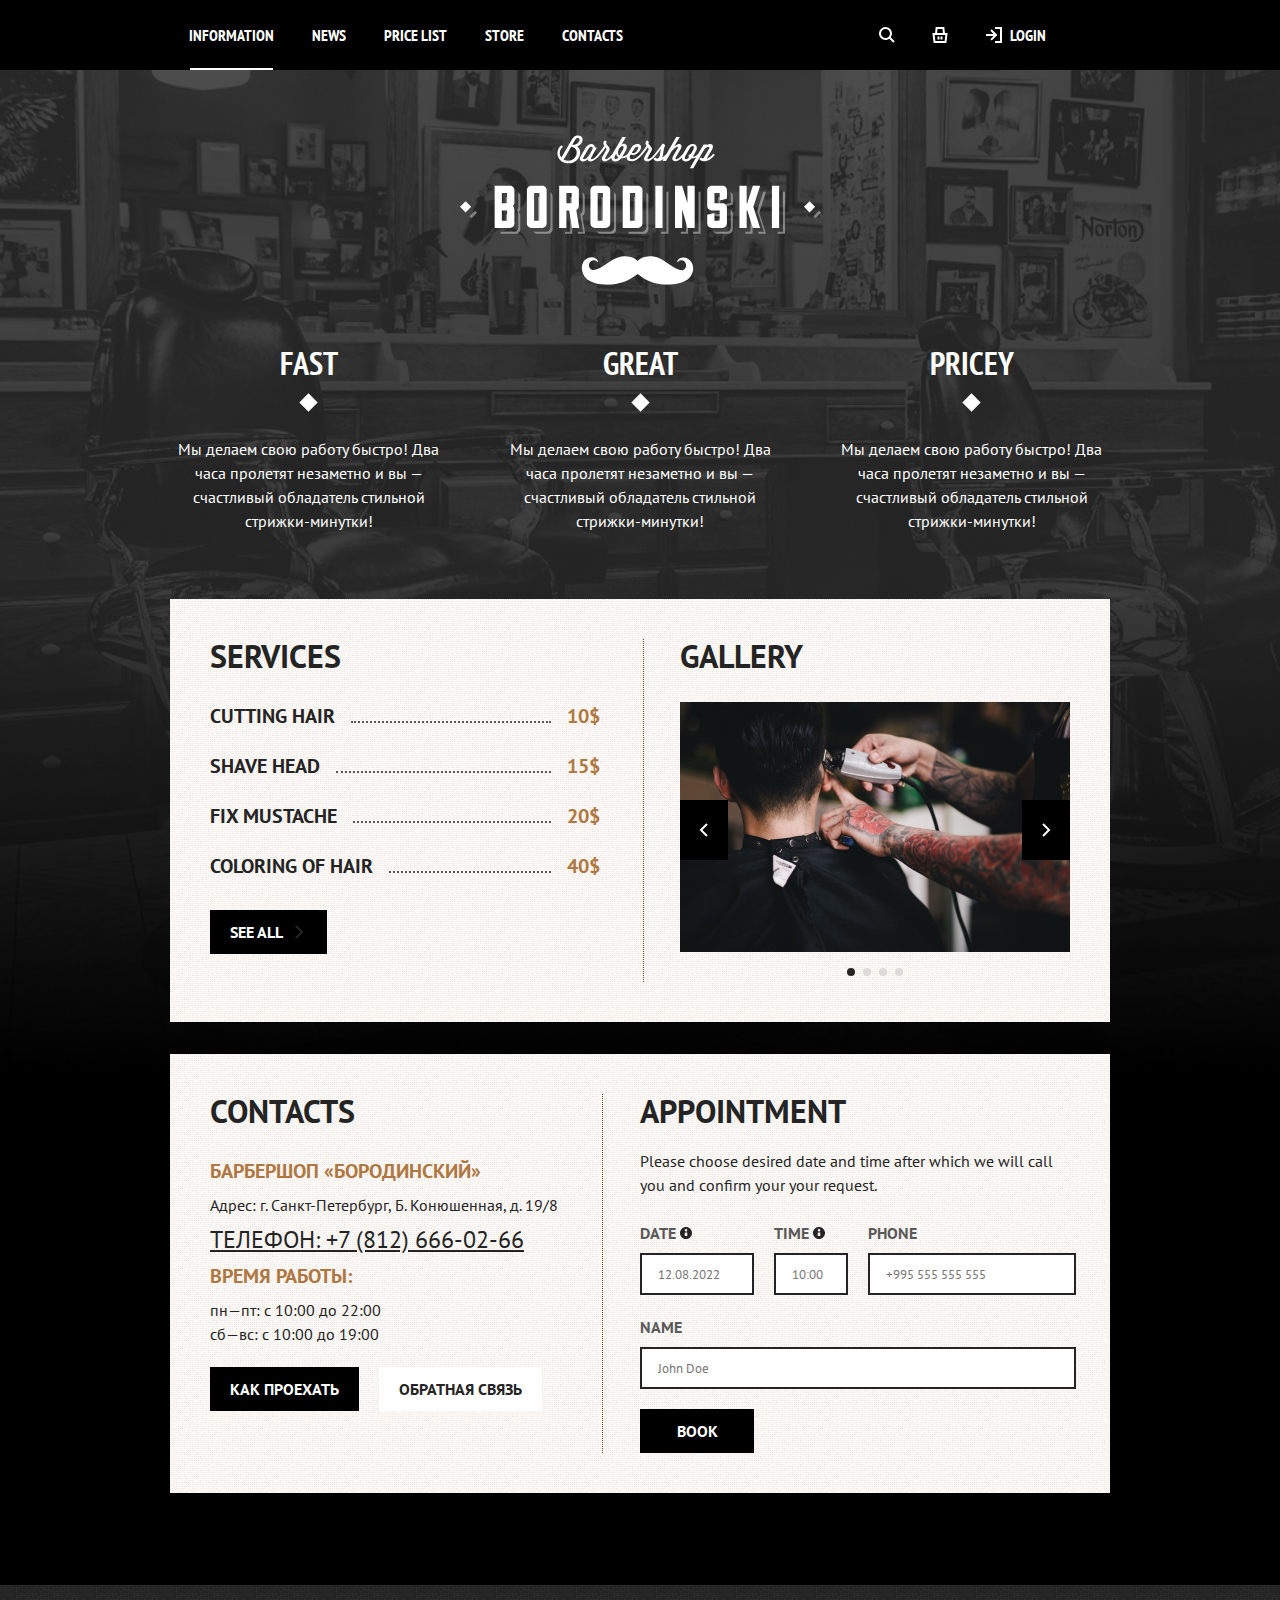
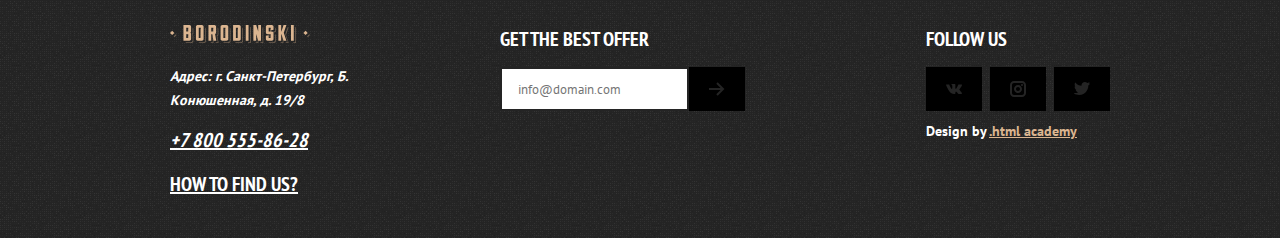
<file: index.html>
<!DOCTYPE html>
<html lang="en">
<head>
    <meta charset="UTF-8">
    <meta http-equiv="X-UA-Compatible" content="IE=edge">
    <meta name="viewport" content="width=device-width, initial-scale=1.0">
    <title>Document</title>
    <link rel="stylesheet" href="css/styles.css">
</head>
<body>
<body>
    <header class="page-header">
        <nav class="navigation">
            <ul class="navigation-list">
                <li class="navigation-item">
                    <a class="navigation-link  navigation-link-current" href="#">Information</a>
                </li>
                <li class="navigation-item"><a class="navigation-link" href="#">News</a></li>
                <li class="navigation-item"><a class="navigation-link" href="#">Price List</a></li>
                <li class="navigation-item"><a class="navigation-link" href="#">Store</a></li>
                <li class="navigation-item"><a class="navigation-link" href="#">Contacts</a></li>
            </ul>
        
            <ul class="navigation-list navigation-user">
                <li class="navigation-item">
                    <a class="navigation-link" href="#">

                        <svg class="navigation-icon" aria-hidden="true" focusable="false" width="16" height="16" viewBox="0 0 16 16"  fill="none" xmlns="http://www.w3.org/2000/svg">
                            <g clip-path="url(#a)">
                            <path fill-rule="evenodd" clip-rule="evenodd" d="M11 6.5a4.5 4.5 0 1 1-9 0 4.5 4.5 0 0 1 9 0Zm-.67 5.25a6.5 6.5 0 1 1 1.41-1.41l3.97 3.95-1.42 1.42-3.96-3.96Z"/></g>
                            <defs>
                                <clipPath id="a">
                                <path fill="#fff" d="M0 0h16v16H0z"/>
                            </clipPath>
                            </defs>
                        </svg>
                        <span class="visually-hidden">
                            Search
                        </span>
                    </a>
                </li>
                
                <li class="navigation-item">
                    <a class="navigation-link" href="#">
                        <svg class="navigation-icon" aria-hidden="true" focusable="false"  width="16" height="16" viewBox="0 0 16 16" fill="none" xmlns="http://www.w3.org/2000/svg">
                            <g clip-path="url(#a)">
                                <path fill-rule="evenodd" clip-rule="evenodd" d="M3.1 6 3.57.9l.08-.9h8.67l.1.9.48 5.1H15.63l-.14 1.12-1 8-.1.88H1.61l-.11-.88-1-8L.37 6H3.1Zm2 0h5.8l-.38-4H5.48L5.1 6Zm-1.72 8-.75-6h10.74l-.75 6H3.38ZM8.5 9.5v3h2v-3h-2Zm-3 3v-3h2v3h-2Z" />
                            </g>
                                <defs>
                                    <clipPath id="a"><path fill="#fff" d="M0 0h16v16H0z"/></clipPath>
                                </defs>
                        </svg>
                        <span class="visually-hidden">
                            Cart
                        </span>
                    </a>
                        <div class="popover popover-cart">
                            <button class="popover-close-button button button-light">
                                2<span class="visually-hidden">Close</span>
                            </button>
                        
                        <div class="popover-content">
                            <h2 class="popover-title">Cart</h2>
                            <ul class="cart-item-list">
                                <li class="cart-item">
                                    <p class="cart-item-title">Neet HairCut</p>
                                    <p class="cart-item-price">10$</p>
                                    <button type="button" class="button cart-item-remove">
                                        <svg width="16" height="16" viewBox="0 0 16 16" fill="none" xmlns="http://www.w3.org/2000/svg">
                                            <g clip-path="url(#a)">
                                              <path fill-rule="evenodd" clip-rule="evenodd" d="M3.42 1 3.7.5 4 0H12l.29.5.28.5h3.05l-.14 1.12-1.57 13-.11.88H2.19l-.1-.88-1.58-13L.37 1h3.05Zm.54 13L2.63 3h10.74l-1.33 11H3.96ZM9 4.93l-.5 7 2 .14.5-7-2-.14Zm-3.5 7.14-.5-7 2-.14.5 7-2 .14Z" />
                                            </g>
                                            <defs>
                                              <clipPath id="a">
                                                <path fill="#fff" d="M0 0h16v16H0z"/>
                                              </clipPath>
                                            </defs>
                                          </svg>
                                          <span class="visually-hidden">Remove from Cart</span>

                                    </button>
                                </li>
                                <li class="cart-item">
                                    <p class="cart-item-title">Mustache coloring </p>
                                    <p class="cart-item-price">15$</p>
                                    <button type="button" class="button cart-item-remove">
                                        <svg width="16" height="16" viewBox="0 0 16 16" fill="none" xmlns="http://www.w3.org/2000/svg">
                                            <g clip-path="url(#a)">
                                              <path fill-rule="evenodd" clip-rule="evenodd" d="M3.42 1 3.7.5 4 0H12l.29.5.28.5h3.05l-.14 1.12-1.57 13-.11.88H2.19l-.1-.88-1.58-13L.37 1h3.05Zm.54 13L2.63 3h10.74l-1.33 11H3.96ZM9 4.93l-.5 7 2 .14.5-7-2-.14Zm-3.5 7.14-.5-7 2-.14.5 7-2 .14Z" />
                                            </g>
                                            <defs>
                                              <clipPath id="a">
                                                <path fill="#fff" d="M0 0h16v16H0z"/>
                                              </clipPath>
                                            </defs>
                                          </svg>
                                          <span class="visually-hidden">Remove from Cart</span>

                                    </button>
                                </li>
                            </ul>
                        </div>
                    </div>
                </li>
                <li class="navigation-item">
                    <a class="navigation-link navigation-link-login" href="#">
                        <svg class="navigation-icon" aria-hidden="true" focusable="false" width="16" height="16" viewBox="0 0 16 16" fill="none" xmlns="http://www.w3.org/2000/svg">
                            <g clip-path="url(#a)">
                              <path fill-rule="evenodd" clip-rule="evenodd" d="M9 2h5v12H9v2h7V0H9v2ZM4.3 3.7l3.24 3.25H0v2h7.54l-3.25 3.24 1.42 1.42 4.95-4.95.7-.71-.7-.7L5.7 2.28 4.29 3.71Z" />
                            </g>
                            <defs>
                              <clipPath id="a">
                                <path  d="M0 0h16v16H0z"/>
                              </clipPath>
                            </defs>
                          </svg>
                        Login
                    </a>
                </li>
            </ul>
        </nav>
    </header>

    <main class="main-container main-index">
        <div class="page-container">
            <h1 class="visually-hidden">Barbershop "Borodinski"</h1>

            <!-- Logo -->
            <img class="logo" src="img/logo-full-white.svg" width="361" height="152" alt="Logo of Barbershop Borodinski">
            
            <section class="advantages">
                <h2 class="visually-hidden"> Features</h2>
                <ul class="advantages-list">
                    <li class="advantages-item">
                        <h3 class="advantages-title">Fast</h3>
                        <p class="advantages-description">Мы делаем свою работу быстро! Два часа пролетят незаметно и вы — счастливый обладатель стильной стрижки-минутки!</p>    
                    </li>
                    <li class="advantages-item">
                        <h3 class="advantages-title">Great</h3>
                        <p class="advantages-description">Мы делаем свою работу быстро! Два часа пролетят незаметно и вы — счастливый обладатель стильной стрижки-минутки!</p>    
                    </li>
                    <li class="advantages-item">
                        <h3 class="advantages-title">Pricey</h3>
                        <p class="advantages-description">Мы делаем свою работу быстро! Два часа пролетят незаметно и вы — счастливый обладатель стильной стрижки-минутки!</p>    
                    </li>
                </ul>
            </section>
            <div class="column-group">
                <section class="services">
                    <h2 class="services-title">Services</h2>
                    <ul class="services-list">
                        <li class="services-item">
                            <span class="services-name">Cutting hair</span>
                            <b class="services-price">10$</b>
                        </li>
                        <li class="services-item">
                            <span class="services-name">Shave Head</span>
                            <b class="services-price">15$</b>
                        </li>
                        <li class="services-item">
                            <span class="services-name">Fix Mustache</span>
                            <b class="services-price">20$</b>
                        </li>
                        <li class="services-item">
                            <span class="services-name">Coloring of hair</span>
                            <b class="services-price">40$</b>
                        </li>
                    </ul>
                    <a class="button button-all" href="#">See All</a>
                </section>
                <section class="gallery">
                    <h2 class="gallery-title">Gallery</h2>
                    <div class="slider">
                        <img class="slider-image" src="img/products/gallery-1.jpg" width="390" height="250">
                        <div class="slider-buttons">
                            <button class="slider-button slider-prev" type="button">
                                <span class="visually-hidden">Previous</span>
                            </button>
                            <button class="slider-button slider-next" type="button">
                                <span class="visually-hidden">Next</span>
                            </button>
                        </div>
                    </div>

                    <ol class="slider-pagination">
                        <li class="slider-pagination-item">
                            <button class="slider-pagination-button slider-pagination-current" type="button">
                                <span class="visually-hidden">1 Photo</span>
                            </button>
                        </li>
                        <li class="slider-pagination-item">
                            <button class="slider-pagination-button" type="button">
                                <span class="visually-hidden">2 Photo</span>
                            </button>
                        </li>
                        <li class="slider-pagination-item">
                            <button class="slider-pagination-button" type="button">
                                <span class="visually-hidden">3 Photo</span>
                            </button>
                        </li>
                        <li class="slider-pagination-item">
                            <button class="slider-pagination-button" type="button">
                                <span class="visually-hidden">4 Photo</span>
                            </button>
                        </li>
                    </ol>
                </section>
            </div>
            <div class="column-group">
                <section class="contacts">
                    <h2 class="contacts-title">Contacts</h2>
                    <h3 class="contacts-subtitle">Барбершоп «Бородинский»</h3>
                    <address class="contacts-address">
                        <p class="contacts-address-text">Адрес: г. Санкт-Петербург, Б. Конюшенная, д. 19/8</p>
                        <a class="contacts-phone" href="tel:+995999360365">Телефон: +7 (812) 666-02-66</a>
                    </address>
                    <h3 class="contacts-subtitle">Время работы:</h3>
                    <ul class="contacts-schedule">
                        <li class="contact-schedule-item">пн—пт: с 10:00 до 22:00</li>
                        <li class="contact-schedule-item">сб—вс: с 10:00 до 19:00</li>
                    </ul>
                    <div class="contacts-navigation">
                        <a class="button" href="map.html">
                            Как проехать
                        </a>
                        <a class="button button-light" href="contacts.html">Обратная связь</a>
                    </div>
                </section>

                <section class="appointment">
                    <h2 class="appointment-title">Appointment</h2>
                    <p class="appointment-description">Please choose desired date and time after which we will call you and confirm your your request.</p>
                    <form class="appointment-form" action="https://echo.htmlacademy.ru" method="post">
                        <p class="field-group appointment-form-date">
                            <span class="form-label form-label-icon">
                                <label for="appointment-date">Date</label>
                                <button class="info" type="button">
                                    <span class="visually-hidden">See additional information</span>
                                </button>
                             </span>
                            <input class="field" type="text" id="appointment-date" name="appointment-date" placeholder="12.08.2022">
                        </p>
                        <p class="field-group appointment-form-time">
                            <span class="form-label form-label icon">
                                <label for="appointment-time">Time</label>
                                <button class="info" type="button">
                                    <span class="visually-hidden">See additional information</span>
                                </button>
                             </span>
                            <input class="field"  type="text" id="appointment-time" name="appointment-time" placeholder="10:00">
                        </p>
                        <p class="field-group appointment-form-phone">
                            <span class="form-label">
                                <label for="appointment-phone">Phone</label>
                            </span>
                            <input class="field" type="text" name="appointment-phone" placeholder="+995 555 555 555">
                        </p>
                        <p class="field-group appointment-form-name">
                            <span class="form-label">
                                <label for="appointment-name">Name</label>
                            </span>
                            <input class="field" type="text" name="appointment-name" placeholder="John Doe">
                        </p>
                        <button class="button button-submit" type="submit">Book</button>
                    </form>
                </section>
            </div>
        </div>
    </main>

    <footer class="page-footer">
        <div class="page-footer-container">
            <section class="footer-contacts">
                <h2 class="visually-hidden">Contacts</h2>
                <img class="footer-logo" src="img/logo-short-light.svg" width="140" height="18" alt="Logo of Barbershop">
                <address class="footer-contacts-address">
                    <p class="footer-about-text">Адрес: г. Санкт-Петербург, Б. Конюшенная, д. 19/8</p>
                    <a class="footer-contacts-phone" href="tel:+995999360365">+7 800 555-86-28</a>
                </address>
                <a class="footer-contacts-map-link" href="#">
                    How to find us?
                </a>
            </section>
            <section class="footer-newsletter">
                <h2 class="page-footer-title">Get the best offer</h2>
                <form class="newsletter-form" action="https://echo.htmlacademy.ru/" method="post">
                    <label class="visually-hidden" for="newsletter-email">Email</label>
                    <input class="field" type="email" name="newsletter-email" placeholder="info@domain.com" id="newsletter-email" required>
                    <button class="button newsletter-button" type="submit">
                        <span class="visually-hidden">Send</span>
                    </button>
                </form>
            </section>
            <section class="footer-social">
            
                <h2 class="page-footer-title">Follow us</h2>
                <ul class="footer-social-list">
                    <li class="footer-social-item">
                        <a class="footer-social-link footer-social-vk" href="#">
                            <span class="visually-hidden">Vkontakte</span>
                        </a>
                    </li>
                    <li class="footer-social-item">
                        <a class="footer-social-link footer-social-ig" href="#">
                            <span class="visually-hidden">Instagram</span>
                        </a>
                    </li>
                    <li class="footer-social-item">
                        <a class="footer-social-link  footer-social-tw" href="#">
                            <span class="visually-hidden">Twitter</span>
                        </a>
                    </li>
                </ul>
                <span class="copyright">
                    Design by
                    <a class="copyright-link">.html academy</a>
                </span>
                
                
            </section>
        </div>
    </footer>

    <div class="modal-container modal-container-close">
        <div class="modal modal-auth">
            <button class="modal-close-button">
                <span class="visually-hidden">Close</span>
            </button>
            <section class="modal-content">
                <h2 class="modal-title">Personal Cabinet</h2>
                <form class="auth-form" action="https://echo.htmlacademy.ru" method="post">
                    <p class="field-group">
                        <label class="visually-hidden" for="auth-login">Login</label>
                        <input class=" field" type="text" id="auth-login" name="auth-login" placeholder="Login">
                    </p>
                    <p class="field-group">
                        <label class="visually-hidden" for="auth-password">Password</label>
                        <input class="field" type="text" id="auth-password" name="auth-password" placeholder="Password">
                    </p>
                    <p class="field-group auth-form-user-options">
                        <label class="control auth-form-checkbox-control">
                            <input class="visually-hidden control-input" type="checkbox" name="firm-store">
                            <span class="control-mark"></span>
                            <span class="control-label">Remember me</span>
                        </label>
                        <a class="auth-form-recovery" href="#">
                            Lost Password?
                        </a>
                    </p>
                    <button class="button auth-form-button" type="submit">Login</button> 
                    <a class="button auth-form-register" href="#">Register</a>
                </form>
            </section>
        </div>
         
    </div>
</body>
</html>
</file>
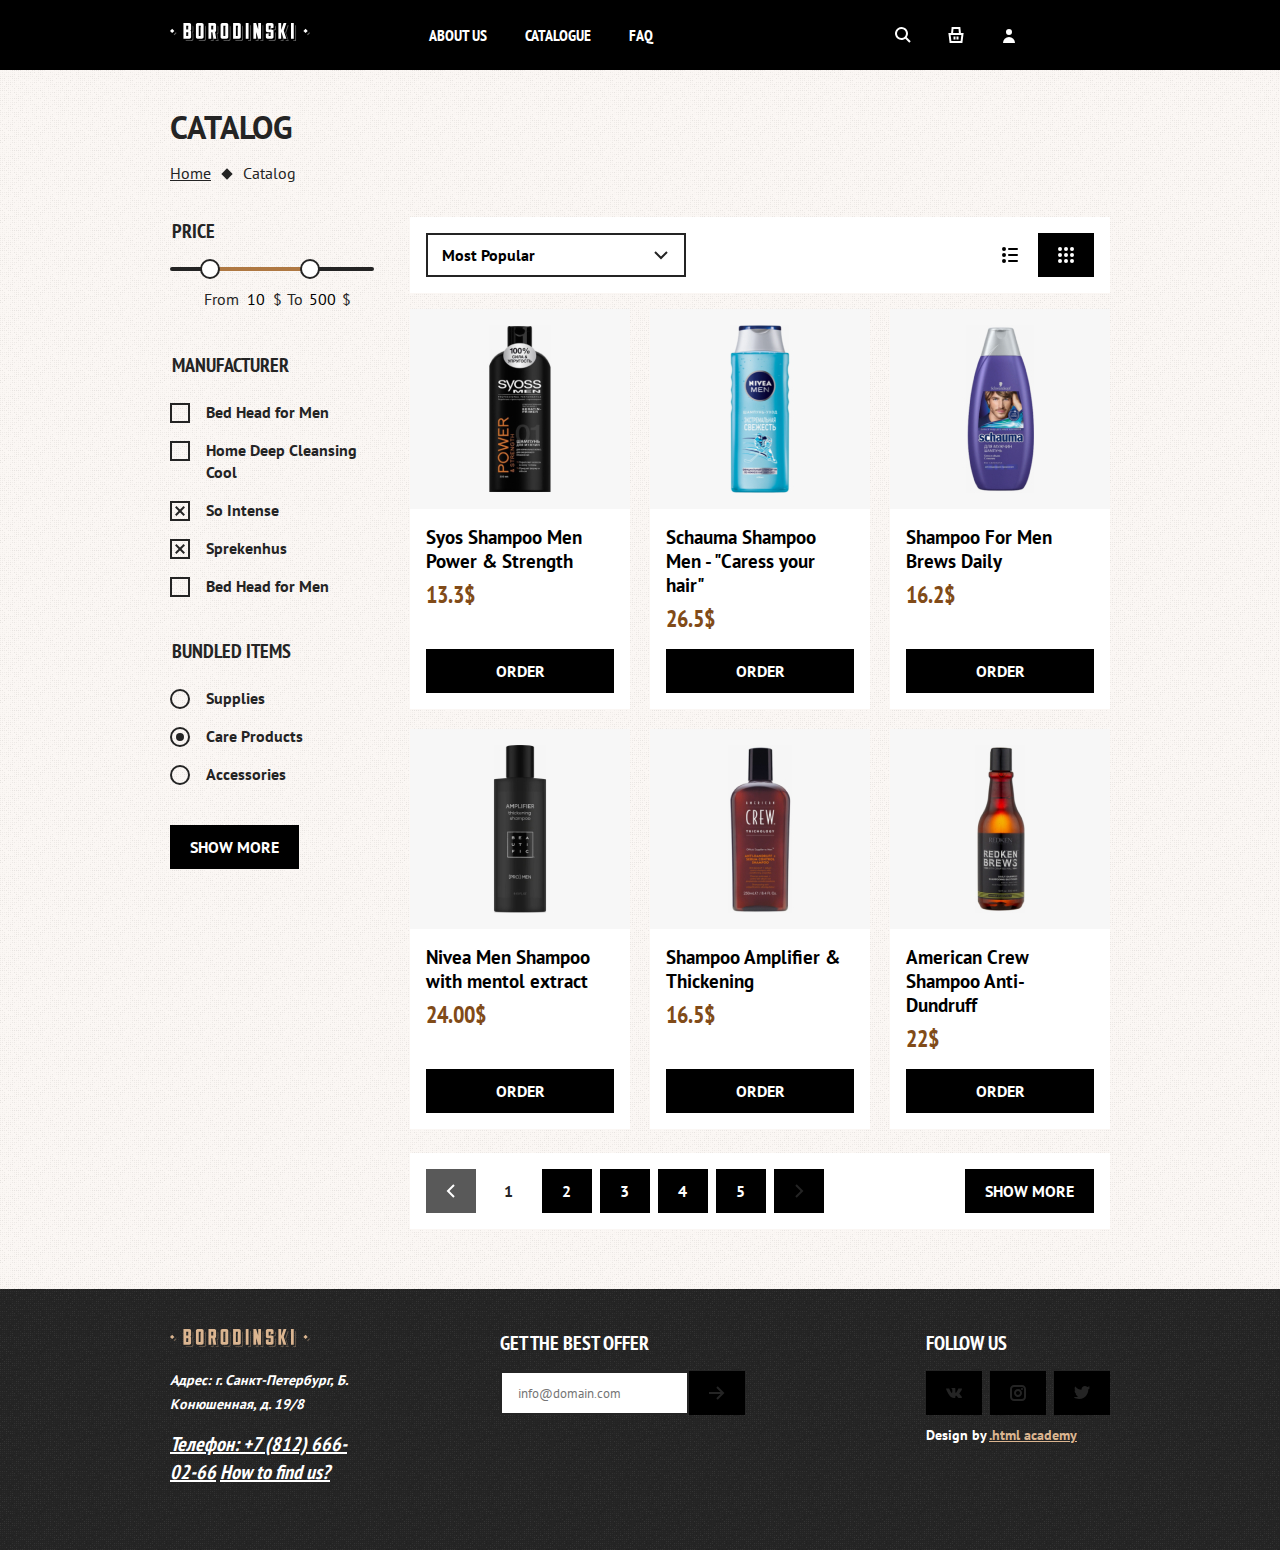
<file: catalog.html>
<!DOCTYPE html>
<html lang="en">
<head>
    <meta charset="UTF-8">
    <meta http-equiv="X-UA-Compatible" content="IE=edge">
    <meta name="viewport" content="width=device-width, initial-scale=1.0">
    <title>Catalogue</title>
    <link rel="stylesheet" href="css/styles.css">
</head>
<body>
    <header class="page-header">
        <nav class="navigation">
            <a class="navigation-logo" href="/">
                <img class="page-header-logo" src="img/logo-short-light-white.svg" width="140" height="18" alt="Logo of Barbershop Borodinski">
            </a>
            <ul class="navigation-list">
                <li class="navigation-item">
                    <a class="navigation-link" href="#">About Us</a>
                </li>
                <li class="navigation-item">
                    <a class="navigation-link" href="catalog.html">Catalogue</a>
                </li>
                <li class="navigation-item">
                    <a class="navigation-link" href="#">FAQ</a>
                </li>
             
            </ul>
        
            <ul class="navigation-list navigation-user">
                <li class="navigation-item">
                    <a class="navigation-link" href="#">

                        <svg class="navigation-icon" aria-hidden="true" focusable="false" width="16" height="16" viewBox="0 0 16 16"  fill="none" xmlns="http://www.w3.org/2000/svg">
                            <g clip-path="url(#a)">
                            <path fill-rule="evenodd" clip-rule="evenodd" d="M11 6.5a4.5 4.5 0 1 1-9 0 4.5 4.5 0 0 1 9 0Zm-.67 5.25a6.5 6.5 0 1 1 1.41-1.41l3.97 3.95-1.42 1.42-3.96-3.96Z"/></g>
                            <defs>
                                <clipPath id="a">
                                <path fill="#fff" d="M0 0h16v16H0z"/>
                            </clipPath>
                            </defs>
                        </svg>
                        <span class="visually-hidden">
                            Search
                        </span>
                    </a>
                </li>
                
                <li class="navigation-item">
                    <a class="navigation-link" href="#">
                        <svg class="navigation-icon" aria-hidden="true" focusable="false"  width="16" height="16" viewBox="0 0 16 16" fill="none" xmlns="http://www.w3.org/2000/svg">
                            <g clip-path="url(#a)">
                                <path fill-rule="evenodd" clip-rule="evenodd" d="M3.1 6 3.57.9l.08-.9h8.67l.1.9.48 5.1H15.63l-.14 1.12-1 8-.1.88H1.61l-.11-.88-1-8L.37 6H3.1Zm2 0h5.8l-.38-4H5.48L5.1 6Zm-1.72 8-.75-6h10.74l-.75 6H3.38ZM8.5 9.5v3h2v-3h-2Zm-3 3v-3h2v3h-2Z" />
                            </g>
                                <defs>
                                    <clipPath id="a"><path fill="#fff" d="M0 0h16v16H0z"/></clipPath>
                                </defs>
                        </svg>
                        <span class="visually-hidden">
                            Cart
                        </span>
                    </a>
                </li>
                <li class="navigation-item">
                    <a class="navigation-link" href="#">

                        <svg class="navigation-icon" width="16" height="16" viewBox="0 0 16 16" fill="none" xmlns="http://www.w3.org/2000/svg">
                            <path fill-rule="evenodd" clip-rule="evenodd" d="M8 8a3 3 0 1 0 0-6 3 3 0 0 0 0 6Zm0 2a6 6 0 0 0-6 6h12a6 6 0 0 0-6-6Z" />
                          </svg>
                        <span class="visually-hidden">
                            User Profile
                        </span>
                    </a>
                </li>
                
            </ul>
        </nav>
    </header>

    <main class="main-inner main-container">
        <div class="page-container">
            <header class="inner-header">
                <h1 class="inner-header-title">Catalog</h1>
                <ul class="breadcrumbs">
                    <li class="breadcrumbs-item">
                        <a class="breadcrumbs-link" href="index.html">Home</a>
                    </li>
                    <li class="breadcrumbs-item">
                        <a class="breadcrumbs-link current">Catalog</a>
                    </li>
                </ul>
            </header>
            <section class="catalog-products">
                <h2 class="visually-hidden" hidden>Filters For Catalog</h2>
                <form class="catalog-filter" action="https://echo.htmlacademy.ru" method="get">
                    
                    <fieldset class="catalog-filter-group">
                        <legend class="catalog-filter-title">Price</legend>
                        <div class="range">
                            <div class="range-scale">
                                <div class="range-bar" style="left:40px; width:100px;">
                                    <button class="range-toggle toggle-min">
                                        <span class="visually-hidden">Edit Min Price</span>
                                    </button>
                                    <button class="range-toggle toggle-max">
                                        <span class="visually-hidden">Edit Max Price</span>
                                    </button>
                                </div>
                            </div>
                            <div class="range-wrapper-inputs">
                                <label class="catalog-filter-label">
                                    From <input class="range-input" name="min-price" value="10" type="number">$
                                </label>
                                <label class="catalog-filter-label">
                                    To <input class="range-input" name="max-price" value="500" type="number" style="width: 35px;">
                                    $
                                </label>
                            </div>
                        </div>

                    </fieldset>
                    <fieldset class="catalog-filter-group">
                        <legend class="catalog-filter-title">Manufacturer</legend>
                        <ul class="catalog-filter-list">
                            <li class="catalog-filter-item">
                                <label class="control">
                                    <input class="visually-hidden control-input" type="checkbox" name="bed-head-for-men">
                                    <span class="control-mark"></span>
                                    <span class="control-label">Bed Head for Men</span>
                                </label>
                            </li>
                            <li class="catalog-filter-item">
                                <label class="control">
                                    <input class="visually-hidden control-input" type="checkbox" name="Home Deep Cleansing Cool">
                                    <span class="control-mark"></span>
                                    <span class="control-label">
                                    Home Deep Cleansing Cool</span>
                                </label>
                            </li>
                            <li class="catalog-filter-item">
                                <label class="control">
                                    <input class="visually-hidden control-input" type="checkbox" name="so-intense" checked>
                                    <span class="control-mark"></span>
                                    <span class="control-label">So Intense</span>
                                </label>
                            </li>
                            <li class="catalog-filter-item">
                                <label class="control">
                                    <input class="visually-hidden control-input" type="checkbox" name="bed-head-for-men" checked>
                                    <span class="control-mark"></span>
                                    <span class="control-label">Sprekenhus</span>
                                </label>
                            </li>
                            <li class="catalog-filter-item">
                                <label class="control">
                                    <input class="visually-hidden control-input" type="checkbox" name="bed-head-for-men">
                                    <span class="control-mark"></span>
                                    <span class="control-label">Bed Head for Men</span>
                                </label>
                            </li>
                        </ul>

                    </fieldset>

                    <fieldset class="catalog-filter-group">
                        <legend class="catalog-filter-title">Bundled Items</legend>
                        <ul class="catalog-filter-list">
                            <li class="catalog-filter-item">
                                <label class="control">
                                    <input class="visually-hidden control-input" type="radio"  name="bundled-items" value="Shaving-Supplies">
                                    <span class="control-mark"></span>
                                    <span class="control-label">Supplies</span> 
                                </label>
                            </li>
                            <li class="catalog-filter-item">
                                <label class="control">
                                    <input class="visually-hidden control-input" type="radio" name="bundled-items" value="care-products" checked>
                                    <span class="control-mark"></span>
                                    <span class="control-label">Care Products</span>
                                </label>
                            </li>
                            <li class="catalog-filter-item">
                                <label class="control">
                                    <input class="visually-hidden control-input" type="radio"  name="bundled-items" value="accessories">
                                    <span class="control-mark"></span>
                                    <span class="control-label">Accessories</span>
                                </label>
                            </li>
                        </ul>
                    </fieldset>
                    <button class="button" type="submit">Show More</button>
                </form>    
                <div class="catalog-right-column">
                    <!-- SORTING -->
                    <div class="sorting-container">
                        <form class="sorting-type">
                            <div class="select">
                            <select class="select-control" aria-label="sorting">
                                <option value="popular">Most Popular</option>
                                <option value="cheap">The cheapest</option>
                                <option value="expensive">The most expensive</option>
                            </select>
                        </div>
                            <button class="visually-hidden" type="submit">
                                Sort Products
                            </button>

                        </form> 
                            <a href="#" class="card-grid-toggle card-grid-toggle-current">
                                <svg width="16" height="16" viewBox="0 0 16 16" fill="none" xmlns="http://www.w3.org/2000/svg">
                                    <g clip-path="url(#a)">
                                      <path fill-rule="evenodd" clip-rule="evenodd" d="M2 0a2 2 0 1 0 0 4 2 2 0 0 0 0-4Zm0 6a2 2 0 1 0 0 4 2 2 0 0 0 0-4Zm-2 8a2 2 0 1 1 4 0 2 2 0 0 1-4 0ZM7 1a1 1 0 0 0 0 2h8a1 1 0 1 0 0-2H7ZM6 8a1 1 0 0 1 1-1h8a1 1 0 1 1 0 2H7a1 1 0 0 1-1-1Zm1 5a1 1 0 1 0 0 2h8a1 1 0 1 0 0-2H7Z" />
                                    </g>
                                    <defs>
                                      <clipPath id="a">
                                        <path fill="#fff" d="M0 0h16v16H0z"/>
                                      </clipPath>
                                    </defs>
                                  </svg>
                                <span class="visually-hidden">Show as Listing</span>
                            </a>
                            <a href="#" class="card-grid-toggle">
                                <svg width="16" height="16" viewBox="0 0 16 16" fill="none" xmlns="http://www.w3.org/2000/svg">
                                    <g clip-path="url(#a)">
                                      <path fill-rule="evenodd" clip-rule="evenodd" d="M0 2a2 2 0 1 1 4 0 2 2 0 1 1-4 0Zm6 0a2 2 0 1 1 4 0 2 2 0 1 1-4 0Zm10 0a2 2 0 1 0-4 0 2 2 0 1 0 4 0ZM0 8a2 2 0 1 1 4 0 2 2 0 1 1-4 0Zm10 0a2 2 0 1 0-4 0 2 2 0 1 0 4 0Zm2 0a2 2 0 1 1 4 0 2 2 0 1 1-4 0Zm-8 6a2 2 0 1 0-4 0 2 2 0 1 0 4 0Zm2 0a2 2 0 1 1 4 0 2 2 0 1 1-4 0Zm10 0a2 2 0 1 0-4 0 2 2 0 1 0 4 0Z"/>
                                    </g>
                                    <defs>
                                      <clipPath id="a">
                                        <path fill="#fff" d="M0 0h16v16H0z"/>
                                      </clipPath>
                                    </defs>
                                  </svg>
                                <span class="visually-hidden">Show as Cards</span>
                            </a>
                
                    </div>

                    <!-- CATALOG PRODUCTS -->
                    <ul class="product-card-list">
                        <li class="product-card">
                            <a class="product-card-img-link" href="#">
                                <img class="product-card-img" src="img/products/product-2.jpg" width="220" height="200" alt="Syos Shampoo Men Power & Strength">
                            </a>
                            <a class="product-card-title-link" href="#">
                                <h3 class="product-card-title">Syos Shampoo Men Power & Strength</h3>
                            </a>
                            <b class="product-card-price"> 13.3$</b>
                            <a class="product-card-button button" href="#">Order</a>
                        </li>
                        <li class="product-card">
                            <a class="product-card-img-link" href="#">
                                <img class="product-card-img" src="img/products/product-3.jpg" width="220" height="200" alt="Schauma Shampoo Men - 'Caress your hair'">
                            </a>
                            <a class="product-card-title-link" href="#">
                                <h3 class="product-card-title">Schauma Shampoo Men - "Caress your hair"</h3>
                            </a>
                            <b class="product-card-price"> 26.5$</b>
                            <a class="product-card-button button" href="#">Order</a>
                        </li>
                        <li class="product-card">
                            <a class="product-card-img-link" href="#">
                                <img class="product-card-img" src="img/products/product-1.jpg" width="220" height="200" alt="Shampoo For Men Brews Daily">
                            </a>
                            <a class="product-card-title-link" href="#">
                                <h3 class="product-card-title">Shampoo For Men Brews Daily</h3>
                            </a>
                            <b class="product-card-price"> 16.2$</b>
                            <a class="product-card-button button" href="#">Order</a>
                        </li>
                        <li class="product-card">
                            <a class="product-card-img-link" href="#">
                                <img class="product-card-img" src="img/products/product-4.jpg" width="220" height="200" alt="Nivea Men Shampoo with mentol extract">
                            </a>
                            <a class="product-card-title-link" href="#">
                                <h3 class="product-card-title">Nivea Men Shampoo with mentol extract</h3>
                            </a>
                            <b class="product-card-price"> 24.00$</b>
                            <a class="product-card-button button" href="#">Order</a>
                        </li>
                        <li class="product-card">
                            <a class="product-card-img-link" href="#">
                                <img class="product-card-img" src="img/products/product-5.jpg" width="220" height="200" alt="Shampoo Amplifier & Thickening">
                            </a>
                            <a class="product-card-title-link" href="#">
                                <h3 class="product-card-title">Shampoo Amplifier & Thickening</h3>
                            </a>
                            <b class="product-card-price"> 16.5$</b>
                            <a class="product-card-button button" href="#">Order</a>
                        </li>
                        <li class="product-card">
                            <a class="product-card-img-link" href="#">
                                <img class="product-card-img" src="img/products/product-6.jpg" width="220" height="200" alt="American Crew Shampoo Anti-Dundruff">
                            </a>
                                <a class="product-card-title-link" href="#">
                                <h3 class="product-card-title">American Crew Shampoo Anti-Dundruff</h3>
                            </a>
                            <b class="product-card-price">22$</b>
                            <a class="product-card-button button" href="#">Order</a>
                        </li>
                    </ul>

                    <!-- PAGINATION -->
                    <div class="pagination">
                            <ul class="pagination-list">
                                <li class="pagination-item">
                                    <a class="pagination-link pagination-prev pagination-disabled">
                                        <span class="visually-hidden">Previous Page</span>
                                    </a>
                                </li>
                                <li class="pagination-item">
                                    <a class="pagination-link pagination-current">
                                        1
                                    </a>
                                </li>
                                <li class="pagination-item">
                                    <a class="pagination-link" href="#">
                                        2
                                    </a>
                                </li>
                                <li class="pagination-item">
                                    <a class="pagination-link" href="#">
                                        3
                                    </a>
                                </li>
                                <li class="pagination-item">
                                    <a class="pagination-link" href="#">
                                        4
                                    </a>
                                </li>
                                <li class="pagination-item">
                                    <a class="pagination-link" href="#">
                                        5
                                    </a>
                                </li>
                                <li class="pagination-item">
                                    <a class="pagination-link pagination-next" href="#">
                                        <span class="visually-hidden">Next Page</span>
                                    </a>
                                </li>
                            </ul>
                            <button class="button pagination-show-more" type="button">Show more</button>
                    </div>
                </div>
            </section>
        </div>
    </main>

    <footer class="page-footer">
        <div class="page-footer-container">
            <section class="footer-contacts">
                <h2 class="visually-hidden">Contacts</h2>
                <img class="footer-logo" src="img/logo-short-light.svg" width="140" height="18" alt="Logo of Barbershop">
                <address class="footer-contacts-address">
                    <p class="footer-about-text">Адрес: г. Санкт-Петербург, Б. Конюшенная, д. 19/8</p>
                    <a class="footer-contacts-phone" href="tel:+995999360365">Телефон: +7 (812) 666-02-66</a>
                    <a class="footer-contacts-phone" href="tel:+995999360365">How to find us?</a>
                    
                </address>
                <a class="footer-contacts-map-link" href="#"></a>
            </section>
            <section class="footer-newsletter">
                <h2 class="page-footer-title">Get the best offer</h2>
                <form class="newsletter-form" action="https://echo.htmlacademy.ru/" method="post">
                    <label class="visually-hidden" for="newsletter-email">Email</label>
                    <input class="field" type="email" name="newsletter-email" placeholder="info@domain.com" id="newsletter-email" required>
                    <button class="button newsletter-button" type="submit">
                        <span class="visually-hidden">Send</span>
                    </button>
                </form>
            </section>
            <section class="footer-social">
            
                <h2 class="page-footer-title">Follow us</h2>
                <ul class="footer-social-list">
                    <li class="footer-social-item">
                        <a class="footer-social-link footer-social-vk" href="#">
                            <span class="visually-hidden">Vkontakte</span>
                        </a>
                    </li>
                    <li class="footer-social-item">
                        <a class="footer-social-link footer-social-ig" href="#">
                            <span class="visually-hidden">Instagram</span>
                        </a>
                    </li>
                    <li class="footer-social-item">
                        <a class="footer-social-link  footer-social-tw" href="#">
                            <span class="visually-hidden">Twitter</span>
                        </a>
                    </li>
                </ul>
                <span class="copyright">
                    Design by
                    <a class="copyright-link">.html academy</a>
                </span>
                
                
            </section>
        </div>
    </footer>
</body>
</html>
</file>
<file: css/styles.css>
@font-face {
    font-family: "PT Sans";
    font-style: normal;
    font-weight: 400;
    src: url("../fonts/PTSans-Regular.woff2");
    font-display: swap;
}
@font-face {
    font-family: "PT Sans";
    font-style: normal;
    font-weight: 700;
    src: url("../fonts/PTSans-Bold.woff2");
    font-display: swap;
}
@font-face {
    font-family: "PT Sans Narrow";
    font-style: normal;
    font-weight: 700;
    src: url("../fonts/PTSansNarrow-Bold.woff2");
    font-display: swap;
}
ul, li {
    margin: 0;
    padding: 0;
}
.visually-hidden {
    position: absolute;
    width: 1px;
    height: 1px;
    margin: -1px;
    padding: 0;
    border: 0;
    clip: rect(0 0 0 0);
    overflow: hidden;
}
html {
    height: 100%;
}
body {
    min-height: 100%;
    margin: 0 auto;
    display: flex;
    flex-direction: column;
    font-family: "PT Sans", sans-serif;
    font-size: 16px;
    line-height: 24px;
    color: #333;
    background-color: white;
  }
.main-container {
    flex-grow: 1;
    padding-top: 64px;
    padding-bottom: 60px;
}
.main-index {
    background-image: url("../img/hero-bg.jpg");
    background-color: black;
    background-size: 100% auto;
    background-repeat: no-repeat;
}
.main-inner {
    padding-top: 40px;
    color: #242424;
    background-color: #FBF7F4;
    background-image: url("../img/bg-pattern-column.png");
}
.inner-header {
    margin-bottom: 32px;
}
.inner-header-title {
    margin: 0;
    margin-bottom: 16px;
    font-size: 32px;
    line-height: 35px;
    text-transform: uppercase;
}
.page-container {
    width: 940px;
    margin: 0 auto;
}
.page-header {
    background-color: #000000;
    color: white;
}

/* Navigation */
.navigation {
    display: flex;
    width: 940px;
    margin:0 auto;
}
.navigation-list {
    display: flex;
    flex-wrap: wrap;
    width: 500px;
    margin: 0;
    padding: 0;
    list-style-type: none;

}
.navigation-link {
    position: relative;
    display: block;
    padding: 24px 19px;
    font-family: "PT Sans Narrow", sans-serif;
    line-height: 22px;
    font-weight: 700;
    text-align: center;
    text-decoration: none;
    text-transform: uppercase;
    color: inherit;
}
.navigation-link-current::after {
    position: absolute;
    left: 20px;
    right: 20px;
    border: 1px solid #FFFFFF;
    bottom:0px;
    content: "";
}
.navigation-link:hover {
    background: #595959;
}
.navigation-link:focus {
    box-shadow: inset 0 0 0 4px  #E7E7E7;
}
.navigation-link-login {
    padding-left: 44px;
}
.navigation-link-login .navigation-icon {
    left: 20px;
    right: auto;
    margin: auto 0;
}
.navigation-item {
    position: relative;
}
.navigation-icon {
    position: absolute;
    top: 0;
    bottom: 0;
    left: 0;
    right: 0;
    margin: auto;
    fill: #FFF;
  }
.navigation-user {
    width: 250px;
    margin-left: auto;
}
.navigation-user .navigation-link {
    min-width: 15px;
    min-height: 22px;
}


/* Logo */
.logo {
    display: block;
    margin: 0 auto;
    margin-bottom: 60px;
}
.navigation-logo {
    width: 140px;
    margin-right: 100px;
    align-self: center;
}

/* 5ges */
.advantages {
    margin-bottom: 50px;
}
.advantages-list {
    text-align: center;
    display: flex;
    justify-content: space-between;
    color: #FFFFFF;
    list-style: none;
}
.advantages-item {
    position: relative;
    width: 277px;
}
.advantages-title {
    font-family: "PT Sans Narrow", sans-serif;
    font-size: 32px;
    line-height: 35px;
    font-weight: 700;
    text-transform: uppercase;
    margin-top: 0;
    margin-bottom: 56px;
}
.advantages-title::after {
    position: absolute;
    width: 13px;
    height: 13px;
    background-color: #FFFFFF;
    transform: rotate(45deg);
    top: 50px;
    left: 50%;
    margin-left: -6.5px;
    content: "";
}
.advantages-desc {
    margin: 0;
}


.column-group {
    display: flex;
    position: relative;
    justify-content: space-between;
    padding: 40px;
    margin-bottom: 32px;
    background-color: #FBF7F4;
    color: #242424;
    background-image: url("../img/bg-pattern-column.png");
}
.column-group::after {
    content: '';
    position: absolute;
    width: 0;
    top: 40px;
    bottom: 40px;
    border-left: 1px dotted #814B18;
}
.column-group:first-of-type::after {
    left: 473px;
}
.column-group:last-of-type::after {
    left: 432px;
    margin-bottom: 0;
}

/* Services */
.services {
    text-transform: uppercase;
    width: 390px;
}
.services-title {
    margin-top: 0;
    margin-bottom: 28px;
    font-size: 32px;
    line-height: 35px;
    font-weight: 700;
}
.services-list {
    font-size: 20px;
    line-height: 28px;
    font-weight: 700;
    list-style-type: none;
    margin-bottom: 30px;
}
.services-item {
    display: flex;
    justify-content: space-between;
    align-items: baseline;
}
.services-item:not(:last-child) {
    margin-bottom: 22px;
}
.services-item::before {
    flex-grow: 1;
    order: 2;
    border-bottom: 2px dotted #595959;
    margin: 0 16px;
    bottom: 2px;
    content: "";
}
.services-price {
    order: 3;
    color: #AF7842;
}

/* Gallery */
.gallery {
    width: 390px;
}
.gallery-title {
    margin-top: 0;
    margin-bottom: 28px;
    width: 390px;
    font-size: 32px;
    line-height: 35px;
    font-weight: 700;
    text-transform: uppercase;
}
.slider {
    position: relative;
}
.slider-buttons {
    position: absolute;
    top: 50%;
    width: 100%;
    transform: translateY(-50%);
    display: flex;
    justify-content: space-between;
}
.slider-button {
    width: 48px;
    height: 60px;
    color: #FFFFFF;
    background-color: #000000;
    border: none;
    cursor: pointer;
    background-image: url("../img/arrow-left.svg");
    background-position: center;
    background-repeat: no-repeat;
}
.slider-button:hover {
    background-color: #814B18;

}
.slider-button:focus {
    background-color: #4E2E0E;
}
.slider-next {
    transform: rotate(180deg);
}
.slider-pagination {
    margin: 0;
    padding: 0;
    list-style-type: none;
    display: flex;
    flex-wrap: wrap;
    justify-content: center;
}
.slider-pagination-item {
    margin: 0 4px;
}
.slider-pagination-button {
    width: 8px;
    height: 8px;
    margin: 0;
    padding: 0;
    background-color: #DBDBDB;
    border: none;
    border-radius: 50%;
    cursor: pointer;
}
.slider-pagination-button:hover{
    background-color: #AF7842;
}
.slider-pagination-button:focus {
    background-color: #DBB590;
}
.slider-pagination-current {
    background-color: #242424;
}
/* Contacts */
.contacts {
    width: 350px;
}
.contacts-title {
    margin-top: 0;
    margin-bottom: 28px;
    font-size: 32px;
    line-height: 35px;
    font-weight: 700;
    text-transform: uppercase;
}
.contacts-address {
    font-style: normal;
}
.contacts-subtitle {
    font-size: 20px;
    line-height: 28px;
    text-transform: uppercase;
    color: #AF7842;
    margin: 8px 0 8px 0;

}
.contacts-address-text {
    margin: 0 0 8px 0;
}
.contacts-schedule {
    list-style: none;
    margin: 8px 0;
    padding: 0;
}
.contacts-phone {
    font-size: 24px;
    line-height: 29px;
    text-decoration-line: underline;
    text-transform: uppercase;
    color: #242424;
}
.contacts-navigation {
    margin-top: 21px;
    margin-bottom: 0;
}

/* Appointment */
.appointment {
    width: 430px;
}
.appointment-title {
    margin-top: 0;
    margin-bottom: 20px;
    font-size: 32px;
    line-height: 35px;
    font-weight: 700;
    text-transform: uppercase;
}
.appointment-description {
    margin: 0;
}
.appointment-form {
    display: grid;
    grid-template-columns: 114px 74px 208px;
    gap: 20px;
    color: #595959;
    margin-top: 24px;
}
.appointment-form-name {
    grid-column: 1 / -1;
}
.field-group {
    margin: 0;
    display: flex;
    flex-direction: column;
}
.form-label  {
    margin-bottom: 8px;
    font-weight: 700;
    line-height: 24px;
    text-transform: uppercase;
}
.form-label-icon {
    position: relative;
    padding-right: 16px;
}
.info {
    position: absolute;
    background-image: url("../img/info.svg");
    background-repeat: no-repeat;
    background-position: center;
    background-color: transparent;
    border: none;
    margin: 4px 0 0 2px;
    padding: 0;
    width: 16px;
    height: 16px;
    content: '';
}
.field {
    margin: 0;
    padding: 10px 16px;
    border: 2px solid #242424;
    font-family: inherit;
    background-color: #FFFFFF;
}
.field:hover,
.field:focus {
    border-color: #AF7842;
}
.field:focus {
    outline: 2px solid #DBB590;
}
.field:disabled,
.field:disabled:hover {
    color: #595959;
    background-color: #DBB590;
    border-color: #595959;
}
.field:invalid {
    box-shadow: none;
}
.field:focus:invalid {
    border-color: #EA5454; 
}
.form-label {
    line-height: 24px;
    font-weight: 700;
    text-transform: uppercase;
}

/* Page Footer */
.page-footer-container {
    display: flex;
    width: 940px;
    margin: 0 auto;
    padding: 40px 0;
}
.page-footer {
    font-size: 14px;
    font-weight: 700;
    color: #FFFFFF;
    background-color: #242424;
    background-image: url("../img/bg-pattern-column.png");
}
.footer-contacts-map-link {
    display: inline-block;
    margin-top: 16px;
    text-transform: uppercase;
    
}
.footer-contacts-phone,
.footer-contacts-map-link{
    font-family: "PT Sans Narrow", sans-serif;
    font-size: 20px;
    line-height: 28px;
    color: #FFFFFF;
    text-decoration: underline;
}
.footer-contacts {
    width: 200px;
    margin-right: 130px;
}
.footer-social {
    margin-left: auto;
    max-width: 190px;
}
.footer-social-list {
    margin: 0;
    padding: 0;
    list-style-type: none;
    display: flex;
    flex-wrap: wrap;
}
.footer-social-item {
    margin-right: 8px;
    margin-bottom: 8px;
    width: 56px;
    height: 44px;
}
.footer-social-link {
    display: block;
    height: 44px;
    background-color: #000000;
    background-repeat: no-repeat;
    background-position: center;
    background-size: 16px 16px;
}
.footer-social-vk {
    background-image: url("../img/vk.svg");

}
.footer-social-ig {
    background-image: url("../img/instagram.svg");

}
.footer-social-tw {
    background-image: url("../img/twitter.svg");

}
.footer-social-item:nth-child(3n) {
    margin-right: 0;
}
.page-footer-title {
    margin-top: 0;
    margin-bottom: 14px;
    font-family: "PT Sans Narrow", sans-serif;
    font-size: 20px;
    line-height: 28px;
    font-weight: 700;
    text-transform: uppercase;
}
.copyright-link {
    color: #DBB590;
    font-size: 14px;
    font-weight: 700;
    text-decoration: underline;
}

.newsletter-form {
    display: flex;
}
.newsletter-button {
    background-image: url("../img/arrow-tail-right.svg");
    background-repeat: no-repeat;
    background-position: center;
    width: 56px;
    height: 44px;
}
.newsletter-button svg{
    fill: #FFFFFF;
}

/* Breadcrumbs */
.breadcrumbs {
    display: flex;
    margin: 0;
    padding: 0;
    list-style-type: none;
    position: relative;
}
.breadcrumbs-item {
    position: relative;
    margin-right: 32px;
}
.breadcrumbs-item:not(:last-child)::after{
    position: absolute;
    content: '';
    height: 8px;
    width: 8px;
    background-color: #242424;
    transform: rotate(45deg);
    right: -20px;
    top: 9px;

}
.breadcrumbs-link {
    color: #242424;
}
.breadcrumbs-link .current {
    color: #595959;
}

/* Catalog */
.catalog-products {
    display: flex;
}
.catalog-right-column {
    width: 700px;
    display: flex;
    flex-direction: column;
}
/* Catalog Filter */
.catalog-filter {
    width: 220px;
    margin-right: 20px;
}
.catalog-filter-list {
    margin: 0;
    padding: 0;
    list-style: none;
}
.catalog-filter-group {
    margin: 0;
    margin-bottom: 40px;
    padding: 0;
    border: 0;    
}
.catalog-filter-title {
    font-family: "PT Sans Narrow", sans-serif;
    font-weight: 700;
    font-size: 20px;
    line-height: 28px;
    text-transform: uppercase;
    margin-bottom: 22px;
}
.control {
    position: relative;
    display: block;
    padding-left: 36px;
    font-weight: 700;
    color: #242424;
    line-height: 22px;
}
.control-mark {
    position: absolute;
    left: 0;
    top: 2px;
    width: 16px;
    height: 16px;
    border: 2px solid #242424;
}
.control-input[type="radio"] +
.control-mark {
    border-radius: 50%;
}
.control:hover .control-mark {
    border-color: #814B18;
}
.control-input:disabled + .control-mark {
    border-color: #242424;
}
.control-input[type="checkbox"]:checked  +
.control-mark::before,
.control-input[type="checkbox"]:checked  +
.control-mark::after {
    position: absolute;
    top: 7px;
    left: 2px;
    width: 12px;
    height: 2px;
    background-color: #242424;
    content: "";
}
.control-input[type="checkbox"]:checked  +
.control-mark::before {
    transform: rotate(45deg);
}
.control-input[type="checkbox"]:checked  +
.control-mark::after {
    transform: rotate(-45deg);
}
.control-input[type="radio"]:checked  +
.control-mark::before 
{
    position: absolute;
    top: 4px;
    left: 4px;
    width: 8px;
    height: 8px;
    background-color: #242424;
    border-radius: 50%;
    content: "";
}

/* Price Scale */
.range-scale {
    position: relative;
    width: 204px;
    height: 4px;
    background-color: #242424;
    border-radius: 2px;
    margin-bottom: 16px;
}
.range-bar {
    position: absolute;
    height: 4px;
    background-color: #AF7842;
}
.range-toggle {
    position: absolute;
    height: 20px;
    width: 20px;
    background-color: #FFFFFF;
    border: 2px solid #242424;
    border-radius: 50%;
    box-sizing: border-box;
    cursor: pointer;
}
.range-toggle:hover {
    background-color: #DBB590;
}
.range-toggle:active,
.range-toggle:focus {
    outline: 3px solid #DBB590;
}
.toggle-min {
    top: -8px;
    left: -10px;
}
.toggle-max {
    top: -8px;
    right: -10px;
}

.range-wrapper-inputs {
    display: flex;
    justify-content: center;
}
.catalog-filter-label {
    display: flex;
    margin-right: 5px;
}
.catalog-filter-item:not(:last-child) {
    margin-bottom: 16px;
}
.range-input {
    width: 30px;
    padding: 0 2px;
    font: inherit;
    text-align: center;
    background-color: transparent;
    border: none;
    appearance: textfield;
}
.range-input::-webkit-outer-spin-button,
.range-input::-webkit-inner-spin-button{
    appearance: none;
    margin: 0;
}
/* Sorting */
.sorting-container {
    display: flex;
    margin-bottom: 16px;
    padding:16px;
    color: #000000;
    background-color: #FFFFFF;

}
.sorting-type {
    margin-right: auto;
}
.select {
    position: relative;
    display: flex;
    align-items: center;
    width: 260px;
    margin-right: auto;
}
.sorting-container .button {
    width: 56px;
    height: 44px;
}
.select-control {
    width: 100%;
    padding: 8px 14px;
    font-weight: 700;
    font-family: inherit;
    font-size: inherit;
    height: 44px;
    background-color: #FFFFFF;
    border: 2px solid #242424;
    background-image: url("../img/select-arrow.svg");
    background-repeat: no-repeat;
    background-position: right 16px center;
    appearance: none;
    cursor: pointer;
}
.select-control:hover,
.select-control:focus {
    border: 2px solid #AF7842;
}
.select-control:focus {
    outline: 3px solid #DBB590;
}
.card-grid-toggle {
    display: flex;
    justify-content: center;
    align-items: center;
    width: 56px;
    height: 44px;
    background-color: #000000;
}
.card-grid-toggle svg{
    fill: #FFFFFF;
}
.card-grid-toggle-current {
    background-color: #FFFFFF;
}
.card-grid-toggle-current svg {
    fill: #000000;
}

/* Product List */
.product-card-list {
    display: grid;
    grid-template-columns: repeat(3, 220px);
    margin: 0;
    padding: 0;
    list-style: none;
    gap: 20px;
    margin-bottom: 24px;
}
.product-card {
    display: grid;
    grid-template-rows: 200px min-content auto min-content 16px;
    grid-template-columns: 16px 188px 16px;
    background-color: #FFF;
}
.product-card-img-link {
    grid-column: 1 / -1;
}
.product-card-title-lin,
.product-card-title-link,
.product-card-price,
.product-card-button {
    grid-column: 2 / 3;
}
.product-card-title-link {
    margin-top: 16px;
    margin-bottom: 8px;
    font-weight: 700;
    color: #000000;
    text-decoration: none;
}
.product-card-title {
    margin: 0;
}
.product-card-price {
    font-family: 'PT Sans Narrow';
    font-weight: 700;
    font-size: 24px;
    line-height: 28px;
    color: #814B18;
    margin-bottom: 16px;
}
.button {
    display: inline-block;
    position: relative;
    padding: 14px 20px;
    font-family: inherit;
    font-size: 16px;
    line-height: 16px;
    font-weight: 700;
    text-align: center;
    color: #FFFFFF;
    box-sizing: border-box;
    background-color: #000000;
    text-decoration: none;
    text-transform: uppercase;
    border: none;
    cursor: pointer;
}
.button:hover,
.footer-social-link:hover {
    background-color: #814B18;
}
.button:focus,
.footer-social-link:focus {
    background-color: #814B18;
    box-shadow: inset 0 0 0 2px #DBB590;
}
.button:disabled {
    background-color: #595959;
}
.button:disabled:hover {
    background-color: #595959;
}
.button + .button {
    margin-left: 16px;
}

.button-light {
    background-color: #FFFFFF;
    color: #242424;
}
.button-light:hover {
    background-color: #DBB590;

}
.button-light:focus {
    box-shadow: inset 0 0 0 2px #AF7842;
}
.button-light:disabled {
    background-color: #595959;
    color: #FFFFFF;
}
.button-all {
    padding-right: 44px;
    background-image: url(../img/arrow-right.svg);
    background-repeat: no-repeat;
    background-position: center right 20px;
}
.button-all svg {
    position: absolute;
    left: auto;
    top: 0;
    right: 24px;
    bottom: 0;
    margin: auto 0;
    fill: white;
}

/* Pagination */
.pagination {
    display: flex;
    background-color: #FFFFFF;
    padding: 16px;
}
.pagination-list {
    display: flex;
}
.pagination-link {
    display: block;
    box-sizing: border-box;
    width: 50px;
    height: 44px;
    padding: 14px 20px;
    line-height: 16px;
    font-weight: 700;
    color: #FFFFFF;
    background-color: #000000;
    text-decoration: none;
}
.pagination-list {
    display: flex;
    margin: 0;
    padding:0;
    list-style-type: none;
}
.pagination-show-more {
    margin-left: auto;
}
.pagination-item:not(:last-child) {
    margin-right: 8px;
}
.pagination-clear {
    background-color: transparent;
}
.pagination-prev {
    background-image: url(../img/arrow-left.svg);
    background-repeat: no-repeat;
    background-position: center;
    background-size: 16px 16px;
}
.pagination-next {
    background-image: url(../img/arrow-right.svg);
    background-repeat: no-repeat;
    background-position: center;
    background-size: 16px 16px;
}
.pagination-disabled {
    background-color: #595959;
}
.pagination-current {
    background-color: transparent;
    color: #242424;
}

/* Popover - Cart */
.popover {
    position: absolute;
    top: 0;
    right: 0;
    z-index: 1;
    box-sizing: border-box;
    padding: 40px;
    font-family: "PT Sans Narrow", sans-serif;
    min-height: 180px;
    width: 300px;
    background-color: #FFFFFF;
    box-shadow: 0 18px 40px  rgba(79, 70, 60, 0.16);
    display: none;
}
.popover-open {
    display: block;
}
.popover-cart {
    width: 420px;
}
.popover-cart .popover-close-button {
    padding-left: 44px;
    background-image: url("../img/cart.svg");
    background-repeat: no-repeat;
    background-position: 22px center;
}
.popover-close-button {
    position: absolute;
    top: 0;
    right: 0;
    width: 72px;
    height: 70px;
}
.popover-content {
    height: 100%;
}
.popover-title {
    margin-top: 0;
    margin-bottom: 24px;
    font-size: 32px;
    line-height: 35px;
    text-transform: uppercase;
    color: #000000;
}
.cart-item {
    display: grid;
    grid-template-columns: 284px 56px;
    color: #000000;
}
.cart-item-title {
    margin-top: 0;
    margin-bottom: 2px;
    font-size: 20px;
    line-height: 28px;
    font-weight: 700;
    color: #242424;
    text-transform: uppercase;
}
.cart-item-price {
    margin: 0;
    font-family: inherit;
    color: #AF7842;
}
.cart-item svg{
    fill: #FFFFFF;
}
.cart-item .button {
    grid-row: 1 / 3;
    grid-column: 2 / 3;
}
.cart-item + .cart-item {
    margin-top: 24px;
    padding-top: 24px;
    border-top: 1px dashed #595959;
}

/* Modal Popup */
.modal-container {
    position: fixed;
    top: 0;
    left: 0;
    display: flex;
    width: 100%;
    height: 100%;
    background-color: rgba(0, 0, 0, 0.8);
}
.modal {
    position: relative;
    margin: auto;
    padding: 40px;
    background-color: #FFF;
}
.modal-auth {
    width: 360px;
}
.modal-close-button {
    position: absolute;
    padding: 0;
    top: 0;
    right: 0;
    width: 56px;
    height: 44px;
    background-color: #FFFFFF;
    border: none;
    background-image: url("../img/cross.svg");  
    background-repeat: no-repeat;
    background-position: center;
    cursor: pointer;  
}
.modal-title {
    margin: 0;
    margin-bottom: 24px;
    font-family: "PT Sans Narrow", sans-serif;
    font-size: 32px;
    line-height: 35px;
    font-weight: 700;
    color: #000000;
    text-transform: uppercase;
}
.auth-form .field-group{
    margin: 0;
    margin-bottom: 16px;
}
.auth-form-user-options {
    display: flex;
    justify-content: space-between;
    flex-direction: row;
}
.auth-form-user-options .control-label {
    font-weight: 400;
}
.auth-form .field {
    width: 328px;
}
.auth-form-button {
    width: 360px;
    margin-bottom: 16px;
}
.auth-form .button + .button {
    margin: 0;
}
.auth-form-recovery {
    color: #000000;
    line-height: 22px;
}
.auth-form-register {
    width: 360px;
    color: #000000;
    background-color: #FFFFFF;
}
.modal-container-close {
    display: none;
}
</file>
